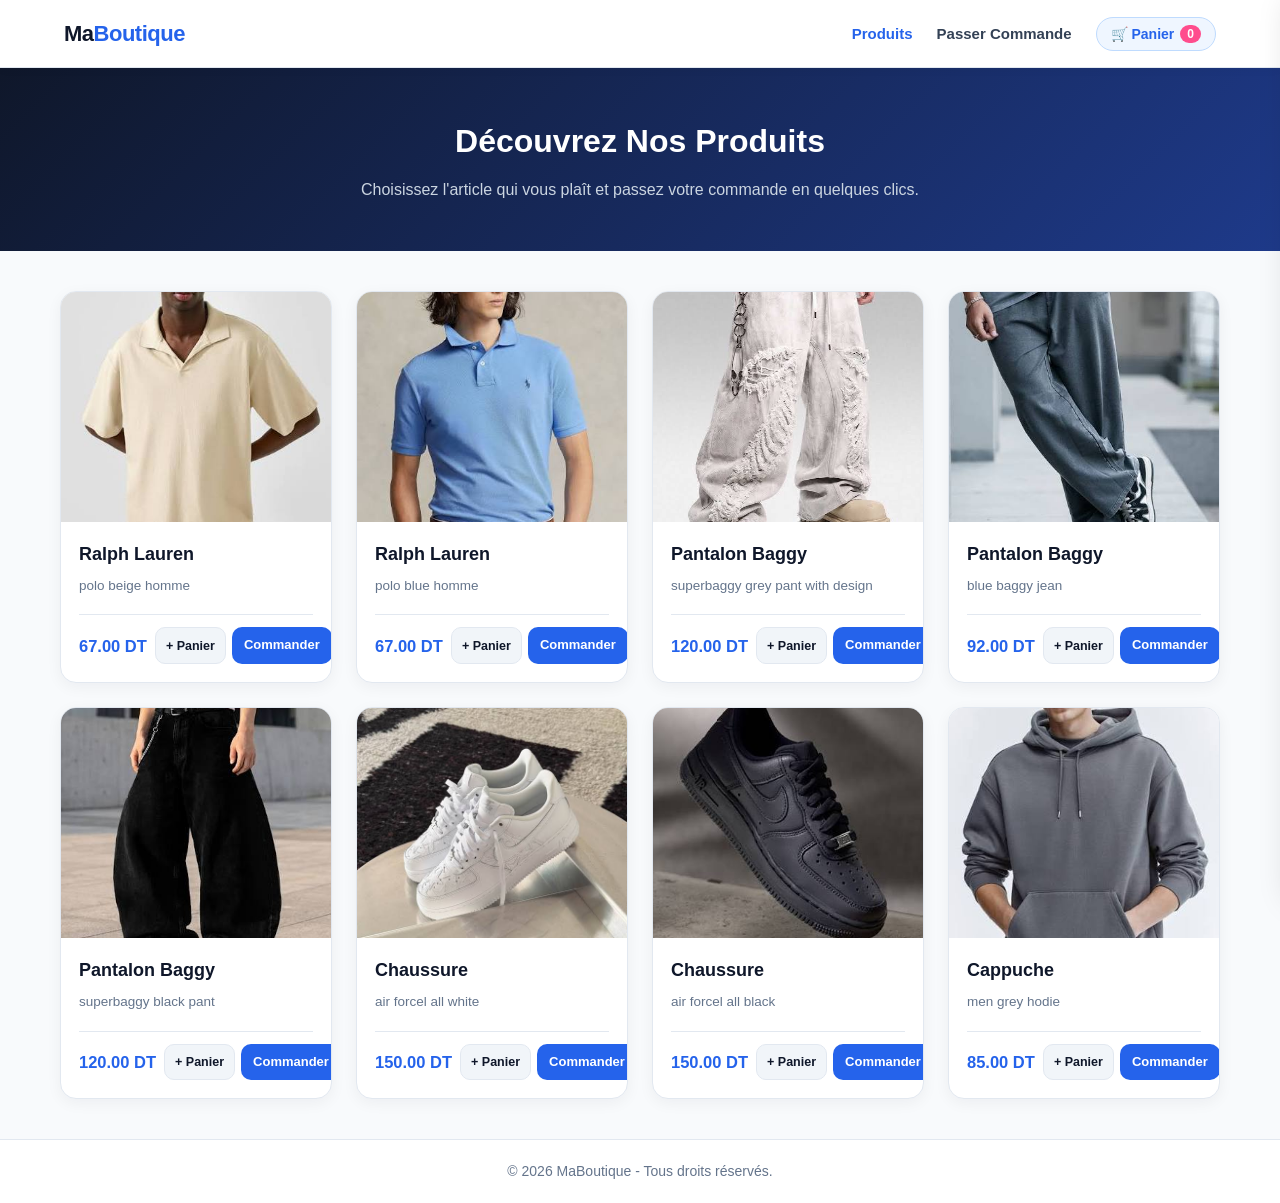
<file: index.html>
<!DOCTYPE html>
<html lang="fr">
<head>
  <meta charset="UTF-8">
  <meta name="viewport" content="width=device-width, initial-scale=1.0">
  <title>Boutique - Nos Produits</title>
  <link rel="stylesheet" href="style.css">
</head>
<body>

  <!-- Barre de navigation -->
  <nav class="navbar">
    <div class="nav-container">
      <a href="index.html" class="logo">Ma<span>Boutique</span></a>
      <ul class="nav-links">
        <li><a href="index.html" class="active">Produits</a></li>
        <li><a href="contact.html">Passer Commande</a></li>
        <li>
          <button type="button" class="cart-nav-btn" id="open-cart-btn">
            🛒 Panier <span class="cart-badge" id="cart-count">0</span>
          </button>
        </li>
      </ul>
    </div>
  </nav>

  <!-- En-tête de la page -->
  <header class="hero">
    <h1>Découvrez Nos Produits</h1>
    <p>Choisissez l'article qui vous plaît et passez votre commande en quelques clics.</p>
  </header>

  <!-- Grille des 8 éléments -->
  <main class="container">
    <div class="products-grid">

      <!-- Élément 1 -->
      <article class="product-card">
        <div class="product-img-box">
          <img src="polo.jpg" alt="ralph lauren">
        </div>
        <div class="product-info">
          <h3>ralph lauren</h3>
          <p class="product-desc">polo beige homme</p>
          <div class="product-footer">
            <span class="price">67.00 DT</span>
            <div class="card-actions">
              <button type="button" class="btn-add-cart" data-name="ralph lauren" data-price="67.00" data-img="polo.jpg">+ Panier</button>
              <a href="contact.html?produit=ralph%20lauren&prix=67.00" class="btn-order">Commander</a>
            </div>
          </div>
        </div>
      </article>

      <!-- Élément 2 -->
      <article class="product-card">
        <div class="product-img-box">
          <img src="polo2.jpg" alt="ralph lauren">
        </div>
        <div class="product-info">
          <h3>ralph lauren</h3>
          <p class="product-desc">polo blue homme</p>
          <div class="product-footer">
            <span class="price">67.00 DT</span>
            <div class="card-actions">
              <button type="button" class="btn-add-cart" data-name="ralph lauren (blue)" data-price="67.00" data-img="polo2.jpg">+ Panier</button>
              <a href="contact.html?produit=ralph%20lauren%20(blue)&prix=67.00" class="btn-order">Commander</a>
            </div>
          </div>
        </div>
      </article>

      <!-- Élément 3 -->
      <article class="product-card">
        <div class="product-img-box">
          <img src="baggy1.jpg" alt="pantalon baggy">
        </div>
        <div class="product-info">
          <h3>pantalon baggy</h3>
          <p class="product-desc">superbaggy grey pant with design</p>
          <div class="product-footer">
            <span class="price">120.00 DT</span>
            <div class="card-actions">
              <button type="button" class="btn-add-cart" data-name="pantalon baggy grey" data-price="120.00" data-img="baggy1.jpg">+ Panier</button>
              <a href="contact.html?produit=pantalon%20baggy%20grey&prix=120.00" class="btn-order">Commander</a>
            </div>
          </div>
        </div>
      </article>

      <!-- Élément 4 -->
      <article class="product-card">
        <div class="product-img-box">
          <img src="baggy2.jpg" alt="pantalon baggy">
        </div>
        <div class="product-info">
          <h3>pantalon baggy</h3>
          <p class="product-desc">blue baggy jean</p>
          <div class="product-footer">
            <span class="price">92.00 DT</span>
            <div class="card-actions">
              <button type="button" class="btn-add-cart" data-name="pantalon baggy blue jean" data-price="92.00" data-img="baggy2.jpg">+ Panier</button>
              <a href="contact.html?produit=pantalon%20baggy%20blue%20jean&prix=92.00" class="btn-order">Commander</a>
            </div>
          </div>
        </div>
      </article>

      <!-- Élément 5 -->
      <article class="product-card">
        <div class="product-img-box">
          <img src="baggy3.jpg" alt="pantalon baggy">
        </div>
        <div class="product-info">
          <h3>pantalon baggy</h3>
          <p class="product-desc">superbaggy black pant</p>
          <div class="product-footer">
            <span class="price">120.00 DT</span>
            <div class="card-actions">
              <button type="button" class="btn-add-cart" data-name="pantalon baggy black" data-price="120.00" data-img="baggy3.jpg">+ Panier</button>
              <a href="contact.html?produit=pantalon%20baggy%20black&prix=120.00" class="btn-order">Commander</a>
            </div>
          </div>
        </div>
      </article>

      <!-- Élément 6 -->
      <article class="product-card">
        <div class="product-img-box">
          <img src="air1.jpg" alt="chaussure">
        </div>
        <div class="product-info">
          <h3>chaussure</h3>
          <p class="product-desc">air forcel all white</p>
          <div class="product-footer">
            <span class="price">150.00 DT</span>
            <div class="card-actions">
              <button type="button" class="btn-add-cart" data-name="air force 1 all white" data-price="150.00" data-img="air1.jpg">+ Panier</button>
              <a href="contact.html?produit=air%20force%201%20all%20white&prix=150.00" class="btn-order">Commander</a>
            </div>
          </div>
        </div>
      </article>

      <!-- Élément 7 -->
      <article class="product-card">
        <div class="product-img-box">
          <img src="air2.jpg" alt="chaussure">
        </div>
        <div class="product-info">
          <h3>chaussure</h3>
          <p class="product-desc">air forcel all black</p>
          <div class="product-footer">
            <span class="price">150.00 DT</span>
            <div class="card-actions">
              <button type="button" class="btn-add-cart" data-name="air force 1 all black" data-price="150.00" data-img="air2.jpg">+ Panier</button>
              <a href="contact.html?produit=air%20force%201%20all%20black&prix=150.00" class="btn-order">Commander</a>
            </div>
          </div>
        </div>
      </article>

      <!-- Élément 8 -->
      <article class="product-card">
        <div class="product-img-box">
          <img src="hodie1.jpg" alt="cappuche">
        </div>
        <div class="product-info">
          <h3>cappuche</h3>
          <p class="product-desc">men grey hodie</p>
          <div class="product-footer">
            <span class="price">85.00 DT</span>
            <div class="card-actions">
              <button type="button" class="btn-add-cart" data-name="men grey hoodie" data-price="85.00" data-img="hodie1.jpg">+ Panier</button>
              <a href="contact.html?produit=men%20grey%20hoodie&prix=85.00" class="btn-order">Commander</a>
            </div>
          </div>
        </div>
      </article>

    </div>
  </main>

  <footer class="footer">
    <p>&copy; 2026 MaBoutique - Tous droits réservés.</p>
  </footer>

  <!-- Drawer du Panier -->
  <div class="cart-overlay" id="cart-overlay"></div>
  <aside class="cart-drawer" id="cart-drawer">
    <div class="cart-header">
      <h3>🛒 Mon Panier</h3>
      <button type="button" class="close-cart-btn" id="close-cart-btn">&times;</button>
    </div>

    <div class="cart-items" id="cart-items">
      <p class="empty-cart">Votre panier est vide.</p>
    </div>

    <div class="cart-footer">
      <div class="cart-total-row">
        <span>Total à payer :</span>
        <strong id="cart-total">0.00 DT</strong>
      </div>
      <button type="button" class="btn-checkout" id="checkout-btn">Commander le panier</button>
      <button type="button" class="btn-clear-cart" id="clear-cart-btn">Vider le panier</button>
    </div>
  </aside>

  <script>
    let cart = JSON.parse(localStorage.getItem("maboutique_cart")) || [];

    const cartDrawer = document.getElementById("cart-drawer");
    const cartOverlay = document.getElementById("cart-overlay");
    const cartItemsEl = document.getElementById("cart-items");
    const cartCountEl = document.getElementById("cart-count");
    const cartTotalEl = document.getElementById("cart-total");

    function saveCart() {
      localStorage.setItem("maboutique_cart", JSON.stringify(cart));
      renderCart();
    }

    function openCart() {
      cartDrawer.classList.add("open");
      cartOverlay.classList.add("open");
    }

    function closeCart() {
      cartDrawer.classList.remove("open");
      cartOverlay.classList.remove("open");
    }

    document.getElementById("open-cart-btn").addEventListener("click", openCart);
    document.getElementById("close-cart-btn").addEventListener("click", closeCart);
    cartOverlay.addEventListener("click", closeCart);

    document.querySelectorAll(".btn-add-cart").forEach((btn) => {
      btn.addEventListener("click", () => {
        const name = btn.dataset.name;
        const price = parseFloat(btn.dataset.price) || 0;
        const img = btn.dataset.img;

        const existing = cart.find((item) => item.name === name);
        if (existing) {
          existing.qty += 1;
        } else {
          cart.push({ name, price, img, qty: 1 });
        }

        saveCart();
        openCart();
      });
    });

    function renderCart() {
      const totalQty = cart.reduce((sum, item) => sum + item.qty, 0);
      const totalPrice = cart.reduce((sum, item) => sum + item.price * item.qty, 0);

      cartCountEl.textContent = totalQty;
      cartTotalEl.textContent = totalPrice.toFixed(2) + " DT";

      if (cart.length === 0) {
        cartItemsEl.innerHTML = '<p class="empty-cart">Votre panier est vide.</p>';
        return;
      }

      cartItemsEl.innerHTML = cart.map((item, index) => `
        <div class="cart-item">
          <img src="${item.img}" alt="${item.name}">
          <div class="cart-item-info">
            <h4>${item.name}</h4>
            <p>${item.price.toFixed(2)} DT</p>
            <div class="qty-controls">
              <button type="button" onclick="changeQty(${index}, -1)">-</button>
              <span>${item.qty}</span>
              <button type="button" onclick="changeQty(${index}, 1)">+</button>
            </div>
          </div>
          <button type="button" class="remove-item-btn" onclick="removeItem(${index})">&times;</button>
        </div>
      `).join("");
    }

    window.changeQty = function(index, delta) {
      cart[index].qty += delta;
      if (cart[index].qty <= 0) {
        cart.splice(index, 1);
      }
      saveCart();
    };

    window.removeItem = function(index) {
      cart.splice(index, 1);
      saveCart();
    };

    document.getElementById("clear-cart-btn").addEventListener("click", () => {
      cart = [];
      saveCart();
    });

    document.getElementById("checkout-btn").addEventListener("click", () => {
      if (cart.length === 0) {
        alert("Votre panier est vide !");
        return;
      }
      const summary = cart.map((i) => `${i.name} (x${i.qty})`).join(" + ");
      const total = cart.reduce((sum, i) => sum + i.price * i.qty, 0).toFixed(2);
      window.location.href = `contact.html?panier=${encodeURIComponent(summary)}&total=${total}`;
    });

    renderCart();
  </script>

</body>
</html>
</file>
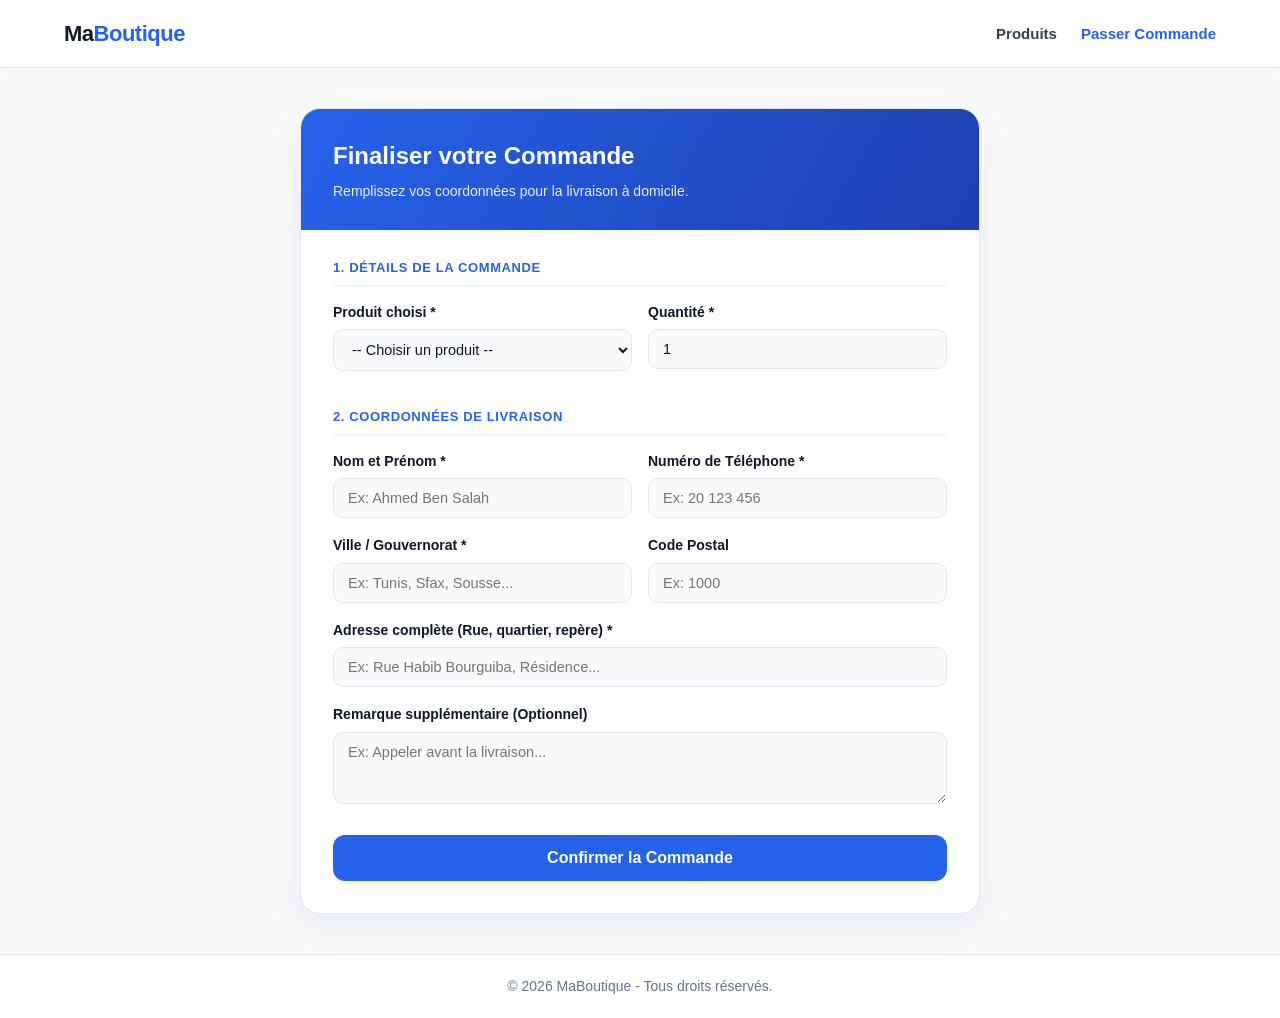
<file: contact.html>
<!DOCTYPE html>
<html lang="fr">
<head>
  <meta charset="UTF-8">
  <meta name="viewport" content="width=device-width, initial-scale=1.0">
  <title>Passer une Commande</title>
  <link rel="stylesheet" href="style.css">
</head>
<body>

  <nav class="navbar">
    <div class="nav-container">
      <a href="index.html" class="logo">Ma<span>Boutique</span></a>
      <ul class="nav-links">
        <li><a href="index.html">Produits</a></li>
        <li><a href="contact.html" class="active">Passer Commande</a></li>
      </ul>
    </div>
  </nav>

  <main class="container">
    <div class="order-wrapper">
      <div class="order-header">
        <h2>Finaliser votre Commande</h2>
        <p>Remplissez vos coordonnées pour la livraison à domicile.</p>
      </div>

      <form id="order-form" action="https://api.web3forms.com/submit" method="POST">
        <input type="hidden" name="access_key" value="693bd28d-9017-4af2-a046-eee2b845bcbf">
        <input type="hidden" name="subject" value="Nouvelle Commande Client">

        <div class="form-section-title">1. Détails de la Commande</div>

        <div class="form-row">
          <div class="form-group">
            <label for="produit">Produit choisi *</label>
            <select id="produit" name="produit" required>
              <option value="" disabled selected>-- Choisir un produit --</option>
              <option value="ralph lauren">ralph lauren</option>
              <option value="ralph lauren (blue)">ralph lauren (blue)</option>
              <option value="pantalon baggy grey">pantalon baggy grey</option>
              <option value="pantalon baggy blue jean">pantalon baggy blue jean</option>
              <option value="pantalon baggy black">pantalon baggy black</option>
              <option value="air force 1 all white">air force 1 all white</option>
              <option value="air force 1 all black">air force 1 all black</option>
              <option value="men grey hoodie">men grey hoodie</option>
            </select>
          </div>

          <div class="form-group">
            <label for="quantite">Quantité *</label>
            <input type="number" id="quantite" name="quantite" value="1" min="1" max="50" required>
          </div>
        </div>

        <div class="form-group" id="prix-box" style="display: none;">
          <label for="prix_affiche">Prix Unitaire / Total estimé</label>
          <input type="text" id="prix_affiche" name="prix_estime" readonly>
        </div>

        <div class="form-section-title">2. Coordonnées de Livraison</div>

        <div class="form-row">
          <div class="form-group">
            <label for="nom">Nom et Prénom *</label>
            <input type="text" id="nom" name="nom" placeholder="Ex: Ahmed Ben Salah" required>
          </div>

          <div class="form-group">
            <label for="telephone">Numéro de Téléphone *</label>
            <input type="tel" id="telephone" name="telephone" placeholder="Ex: 20 123 456" required>
          </div>
        </div>

        <div class="form-row">
          <div class="form-group">
            <label for="gouvernorat">Ville / Gouvernorat *</label>
            <input type="text" id="gouvernorat" name="gouvernorat" placeholder="Ex: Tunis, Sfax, Sousse..." required>
          </div>

          <div class="form-group">
            <label for="code_postal">Code Postal</label>
            <input type="text" id="code_postal" name="code_postal" placeholder="Ex: 1000">
          </div>
        </div>

        <div class="form-group">
          <label for="adresse">Adresse complète (Rue, quartier, repère) *</label>
          <input type="text" id="adresse" name="adresse" placeholder="Ex: Rue Habib Bourguiba, Résidence..." required>
        </div>

        <div class="form-group">
          <label for="remarque">Remarque supplémentaire (Optionnel)</label>
          <textarea id="remarque" name="remarque" rows="3" placeholder="Ex: Appeler avant la livraison..."></textarea>
        </div>

        <button type="submit" class="btn-submit" id="submit-btn">Confirmer la Commande</button>
        <div id="status-msg"></div>
      </form>
    </div>
  </main>

  <footer class="footer">
    <p>&copy; 2026 MaBoutique - Tous droits réservés.</p>
  </footer>

  <script>
    const params = new URLSearchParams(window.location.search);
    const prodParam = params.get("produit");
    const prixParam = parseFloat(params.get("prix"));
    const panierParam = params.get("panier");
    const totalParam = parseFloat(params.get("total"));

    const selectProduit = document.getElementById("produit");
    const inputQuantite = document.getElementById("quantite");
    const prixBox = document.getElementById("prix-box");
    const prixAffiche = document.getElementById("prix_affiche");

    if (panierParam) {
      const opt = document.createElement("option");
      opt.value = panierParam;
      opt.textContent = "🛒 Panier : " + panierParam;
      selectProduit.appendChild(opt);
      selectProduit.value = panierParam;
      inputQuantite.value = 1;
      inputQuantite.readOnly = true;

      if (!isNaN(totalParam) && totalParam > 0) {
        prixBox.style.display = "block";
        prixAffiche.value = `Total Panier : ${totalParam.toFixed(2)} DT`;
      }
    } else if (prodParam) {
      selectProduit.value = prodParam;
    }

    function updateTotal() {
      if (!panierParam && !isNaN(prixParam) && prixParam > 0) {
        prixBox.style.display = "block";
        const qte = parseInt(inputQuantite.value) || 1;
        const total = (prixParam * qte).toFixed(2);
        prixAffiche.value = `${prixParam.toFixed(2)} DT x ${qte} = ${total} DT`;
      }
    }

    updateTotal();
    inputQuantite.addEventListener("input", updateTotal);

    const form = document.getElementById("order-form");
    const submitBtn = document.getElementById("submit-btn");
    const statusMsg = document.getElementById("status-msg");

    form.addEventListener("submit", async (e) => {
      e.preventDefault();
      submitBtn.disabled = true;
      submitBtn.textContent = "Envoi de la commande...";
      statusMsg.className = "";
      statusMsg.style.display = "none";

      try {
        const res = await fetch(form.action, {
          method: "POST",
          body: new FormData(form)
        });
        const data = await res.json();

        if (data.success) {
          statusMsg.textContent = "✅ Votre commande a été envoyée avec succès ! Nous vous contacterons bientôt.";
          statusMsg.className = "success";
          if (panierParam) {
            localStorage.removeItem("maboutique_cart");
          }
          form.reset();
          prixBox.style.display = "none";
        } else {
          throw new Error("Erreur");
        }
      } catch (err) {
        statusMsg.textContent = "❌ Erreur lors de l'envoi. Vérifiez votre connexion ou votre clé Web3Forms.";
        statusMsg.className = "error";
      } finally {
        submitBtn.disabled = false;
        submitBtn.textContent = "Confirmer la Commande";
      }
    });
  </script>

</body>
</html>
</file>
<file: style.css>
:root {
  --primary: #2563eb;
  --primary-dark: #1d4ed8;
  --accent: #ff4d8d;
  --success: #10b981;
  --danger: #ef4444;
  --dark: #0f172a;
  --text: #334155;
  --muted: #64748b;
  --bg: #f8fafc;
  --card-bg: #ffffff;
  --border: #e2e8f0;
}

* {
  box-sizing: border-box;
  margin: 0;
  padding: 0;
}

body {
  font-family: 'Segoe UI', Tahoma, Geneva, Verdana, sans-serif;
  background-color: var(--bg);
  color: var(--text);
  line-height: 1.6;
  display: flex;
  flex-direction: column;
  min-height: 100vh;
}

/* --- Navbar --- */
.navbar {
  background: var(--card-bg);
  border-bottom: 1px solid var(--border);
  position: sticky;
  top: 0;
  z-index: 100;
  box-shadow: 0 2px 10px rgba(0, 0, 0, 0.03);
}

.nav-container {
  max-width: 1200px;
  margin: 0 auto;
  padding: 16px 24px;
  display: flex;
  justify-content: space-between;
  align-items: center;
}

.logo {
  font-size: 22px;
  font-weight: 800;
  color: var(--dark);
  text-decoration: none;
  letter-spacing: -0.5px;
}

.logo span {
  color: var(--primary);
}

.nav-links {
  list-style: none;
  display: flex;
  align-items: center;
  gap: 24px;
}

.nav-links a {
  text-decoration: none;
  color: var(--text);
  font-weight: 600;
  font-size: 15px;
  transition: color 0.2s;
}

.nav-links a:hover,
.nav-links a.active {
  color: var(--primary);
}

.cart-nav-btn {
  background: #eff6ff;
  color: var(--primary);
  border: 1.5px solid #bfdbfe;
  padding: 7px 14px;
  border-radius: 999px;
  font-size: 14px;
  font-weight: 700;
  cursor: pointer;
  display: inline-flex;
  align-items: center;
  gap: 6px;
  transition: all 0.2s;
}

.cart-nav-btn:hover {
  background: var(--primary);
  color: #ffffff;
}

.cart-badge {
  background: var(--accent);
  color: #ffffff;
  font-size: 12px;
  padding: 2px 7px;
  border-radius: 999px;
}

/* --- Hero Header --- */
.hero {
  background: linear-gradient(135deg, var(--dark) 0%, #1e3a8a 100%);
  color: #ffffff;
  text-align: center;
  padding: 48px 20px;
}

.hero h1 {
  font-size: 32px;
  margin-bottom: 10px;
}

.hero p {
  font-size: 16px;
  color: #cbd5e1;
  max-width: 600px;
  margin: 0 auto;
}

/* --- Container Principal --- */
.container {
  max-width: 1200px;
  width: 100%;
  margin: 0 auto;
  padding: 40px 20px;
  flex: 1;
}

/* --- Grille des 8 Produits --- */
.products-grid {
  display: grid;
  grid-template-columns: repeat(4, 1fr);
  gap: 24px;
}

.product-card {
  background: var(--card-bg);
  border-radius: 16px;
  overflow: hidden;
  border: 1px solid var(--border);
  box-shadow: 0 4px 15px rgba(15, 23, 42, 0.05);
  transition: transform 0.25s ease, box-shadow 0.25s ease;
  display: flex;
  flex-direction: column;
}

.product-card:hover {
  transform: translateY(-6px);
  box-shadow: 0 14px 30px rgba(37, 99, 235, 0.12);
}

/* Tsawer lkol kif kif f taille w frame */
.product-img-box {
  width: 100%;
  height: 230px;
  background-color: #f1f5f9;
  overflow: hidden;
  position: relative;
}

.product-img-box img {
  width: 100%;
  height: 100%;
  object-fit: cover;
  object-position: center;
  display: block;
  transition: transform 0.35s ease;
}

.product-card:hover .product-img-box img {
  transform: scale(1.06);
}

.product-info {
  padding: 18px;
  display: flex;
  flex-direction: column;
  flex: 1;
}

.product-info h3 {
  font-size: 18px;
  color: var(--dark);
  margin-bottom: 6px;
  text-transform: capitalize;
}

.product-desc {
  font-size: 13.5px;
  color: var(--muted);
  margin-bottom: 18px;
  flex: 1;
}

.product-footer {
  display: flex;
  justify-content: space-between;
  align-items: center;
  gap: 8px;
  padding-top: 12px;
  border-top: 1px solid var(--border);
}

.price {
  font-size: 16.5px;
  font-weight: 800;
  color: var(--primary);
  white-space: nowrap;
}

.card-actions {
  display: flex;
  gap: 6px;
}

.btn-add-cart {
  background: #f1f5f9;
  color: var(--dark);
  border: 1px solid var(--border);
  padding: 8px 10px;
  border-radius: 10px;
  font-size: 12.5px;
  font-weight: 700;
  cursor: pointer;
  transition: all 0.2s;
  white-space: nowrap;
}

.btn-add-cart:hover {
  background: var(--dark);
  color: #ffffff;
}

.btn-order {
  background: var(--primary);
  color: #ffffff;
  text-decoration: none;
  padding: 8px 12px;
  border-radius: 10px;
  font-size: 13px;
  font-weight: 600;
  transition: background 0.2s ease, transform 0.15s ease;
  white-space: nowrap;
}

.btn-order:hover {
  background: var(--primary-dark);
  transform: scale(1.03);
}

/* --- Drawer du Panier --- */
.cart-overlay {
  position: fixed;
  inset: 0;
  background: rgba(15, 23, 42, 0.5);
  z-index: 998;
  opacity: 0;
  visibility: hidden;
  transition: all 0.25s ease;
}

.cart-overlay.open {
  opacity: 1;
  visibility: visible;
}

.cart-drawer {
  position: fixed;
  top: 0;
  right: -400px;
  width: 100%;
  max-width: 380px;
  height: 100vh;
  background: #ffffff;
  z-index: 999;
  box-shadow: -10px 0 30px rgba(0, 0, 0, 0.15);
  display: flex;
  flex-direction: column;
  transition: right 0.3s ease;
}

.cart-drawer.open {
  right: 0;
}

.cart-header {
  padding: 20px;
  border-bottom: 1px solid var(--border);
  display: flex;
  justify-content: space-between;
  align-items: center;
  background: var(--dark);
  color: #ffffff;
}

.close-cart-btn {
  background: none;
  border: none;
  color: #ffffff;
  font-size: 28px;
  line-height: 1;
  cursor: pointer;
}

.cart-items {
  flex: 1;
  overflow-y: auto;
  padding: 18px;
}

.empty-cart {
  text-align: center;
  color: var(--muted);
  margin-top: 40px;
}

.cart-item {
  display: flex;
  align-items: center;
  gap: 12px;
  padding-bottom: 14px;
  margin-bottom: 14px;
  border-bottom: 1px solid var(--border);
}

.cart-item img {
  width: 60px;
  height: 60px;
  object-fit: cover;
  border-radius: 10px;
  background: #e2e8f0;
}

.cart-item-info {
  flex: 1;
}

.cart-item-info h4 {
  font-size: 14.5px;
  color: var(--dark);
}

.cart-item-info p {
  font-size: 13.5px;
  font-weight: 700;
  color: var(--primary);
  margin: 2px 0 6px;
}

.qty-controls {
  display: inline-flex;
  align-items: center;
  gap: 8px;
  background: #f1f5f9;
  padding: 3px 8px;
  border-radius: 8px;
}

.qty-controls button {
  background: #ffffff;
  border: 1px solid var(--border);
  width: 22px;
  height: 22px;
  border-radius: 6px;
  font-weight: 700;
  cursor: pointer;
}

.remove-item-btn {
  background: none;
  border: none;
  color: var(--danger);
  font-size: 20px;
  cursor: pointer;
  padding: 4px;
}

.cart-footer {
  padding: 18px 20px;
  border-top: 1px solid var(--border);
  background: #f8fafc;
}

.cart-total-row {
  display: flex;
  justify-content: space-between;
  align-items: center;
  font-size: 17px;
  margin-bottom: 14px;
  color: var(--dark);
}

.btn-checkout {
  width: 100%;
  padding: 12px;
  background: var(--success);
  color: #ffffff;
  border: none;
  border-radius: 10px;
  font-size: 15px;
  font-weight: 700;
  cursor: pointer;
  margin-bottom: 8px;
  transition: opacity 0.2s;
}

.btn-checkout:hover {
  opacity: 0.9;
}

.btn-clear-cart {
  width: 100%;
  padding: 8px;
  background: transparent;
  color: var(--muted);
  border: 1px solid var(--border);
  border-radius: 10px;
  font-size: 13px;
  cursor: pointer;
}

.btn-clear-cart:hover {
  color: var(--danger);
  border-color: var(--danger);
}

/* --- Page Contact / Commande --- */
.order-wrapper {
  max-width: 680px;
  margin: 0 auto;
  background: var(--card-bg);
  border-radius: 20px;
  border: 1px solid var(--border);
  box-shadow: 0 12px 35px rgba(15, 23, 42, 0.07);
  overflow: hidden;
}

.order-header {
  background: linear-gradient(120deg, var(--primary), #1e40af);
  color: #ffffff;
  padding: 28px 32px;
}

.order-header h2 {
  font-size: 24px;
  margin-bottom: 4px;
}

.order-header p {
  font-size: 14px;
  opacity: 0.9;
}

#order-form {
  padding: 28px 32px 32px;
}

.form-section-title {
  font-size: 13px;
  font-weight: 700;
  text-transform: uppercase;
  letter-spacing: 0.6px;
  color: var(--primary);
  margin: 20px 0 14px;
  padding-bottom: 6px;
  border-bottom: 2px solid #eff6ff;
}

.form-section-title:first-of-type {
  margin-top: 0;
}

.form-row {
  display: grid;
  grid-template-columns: 1fr 1fr;
  gap: 16px;
}

.form-group {
  margin-bottom: 16px;
}

.form-group label {
  display: block;
  font-size: 14px;
  font-weight: 600;
  color: var(--dark);
  margin-bottom: 6px;
}

.form-group input,
.form-group select,
.form-group textarea {
  width: 100%;
  padding: 11px 14px;
  font-size: 14.5px;
  font-family: inherit;
  color: var(--dark);
  background: #f8fafc;
  border: 1.5px solid var(--border);
  border-radius: 10px;
  outline: none;
  transition: border-color 0.2s, box-shadow 0.2s, background 0.2s;
}

.form-group input:focus,
.form-group select:focus,
.form-group textarea:focus {
  background: #ffffff;
  border-color: var(--primary);
  box-shadow: 0 0 0 4px rgba(37, 99, 235, 0.12);
}

.form-group input[readonly] {
  background: #eff6ff;
  color: var(--primary-dark);
  font-weight: 700;
  border-color: #bfdbfe;
}

.btn-submit {
  width: 100%;
  padding: 14px;
  background: var(--primary);
  color: #ffffff;
  border: none;
  border-radius: 12px;
  font-size: 16px;
  font-weight: 700;
  cursor: pointer;
  margin-top: 8px;
  transition: background 0.2s, transform 0.15s;
}

.btn-submit:hover {
  background: var(--primary-dark);
  transform: translateY(-2px);
}

.btn-submit:disabled {
  opacity: 0.7;
  cursor: not-allowed;
  transform: none;
}

#status-msg {
  margin-top: 16px;
  padding: 14px;
  border-radius: 10px;
  font-size: 14px;
  font-weight: 600;
  display: none;
}

#status-msg.success {
  display: block;
  background: #d1fae5;
  color: #065f46;
  border: 1px solid var(--success);
}

#status-msg.error {
  display: block;
  background: #fee2e2;
  color: #991b1b;
  border: 1px solid var(--danger);
}

/* --- Footer --- */
.footer {
  background: var(--card-bg);
  border-top: 1px solid var(--border);
  text-align: center;
  padding: 20px;
  font-size: 14px;
  color: var(--muted);
}

/* --- Responsive --- */
@media (max-width: 1024px) {
  .products-grid {
    grid-template-columns: repeat(2, 1fr);
  }
}

@media (max-width: 600px) {
  .products-grid,
  .form-row {
    grid-template-columns: 1fr;
  }

  .hero h1 {
    font-size: 24px;
  }

  #order-form,
  .order-header {
    padding: 22px 20px;
  }
}
</file>
